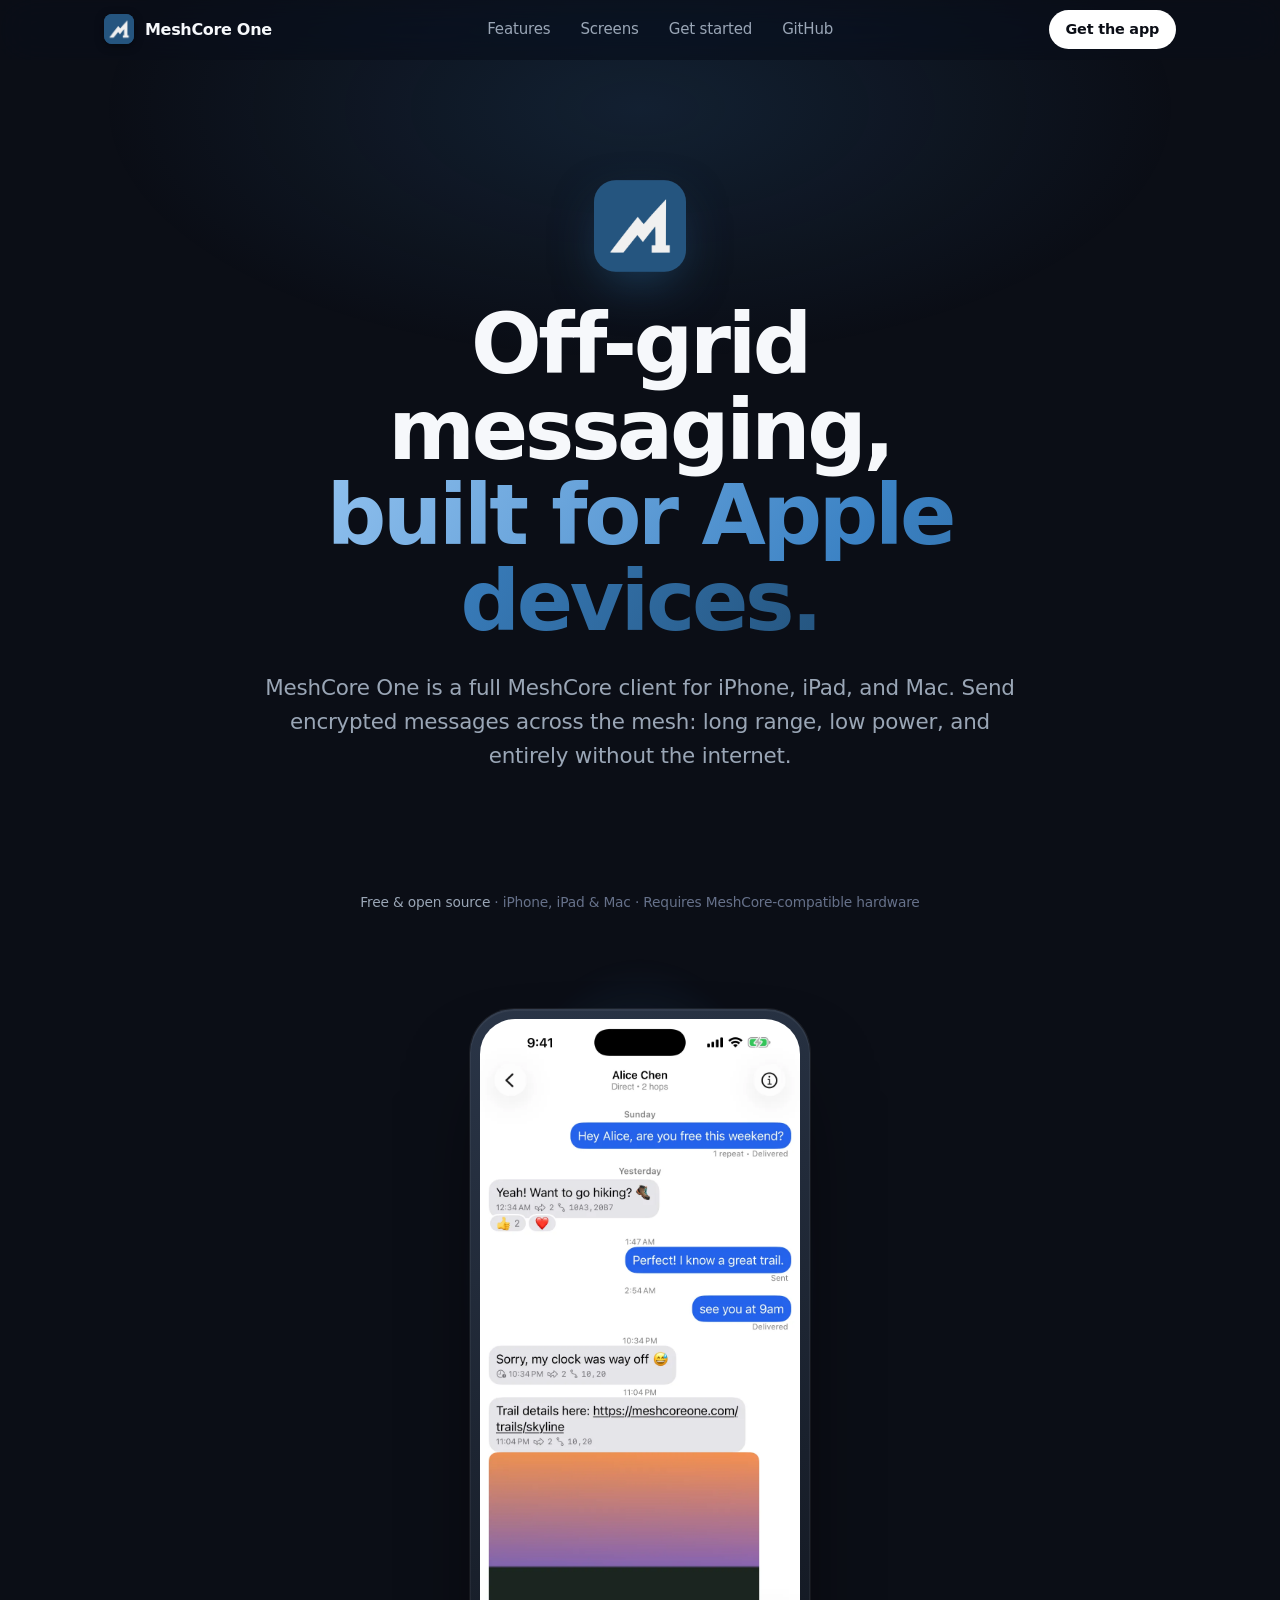
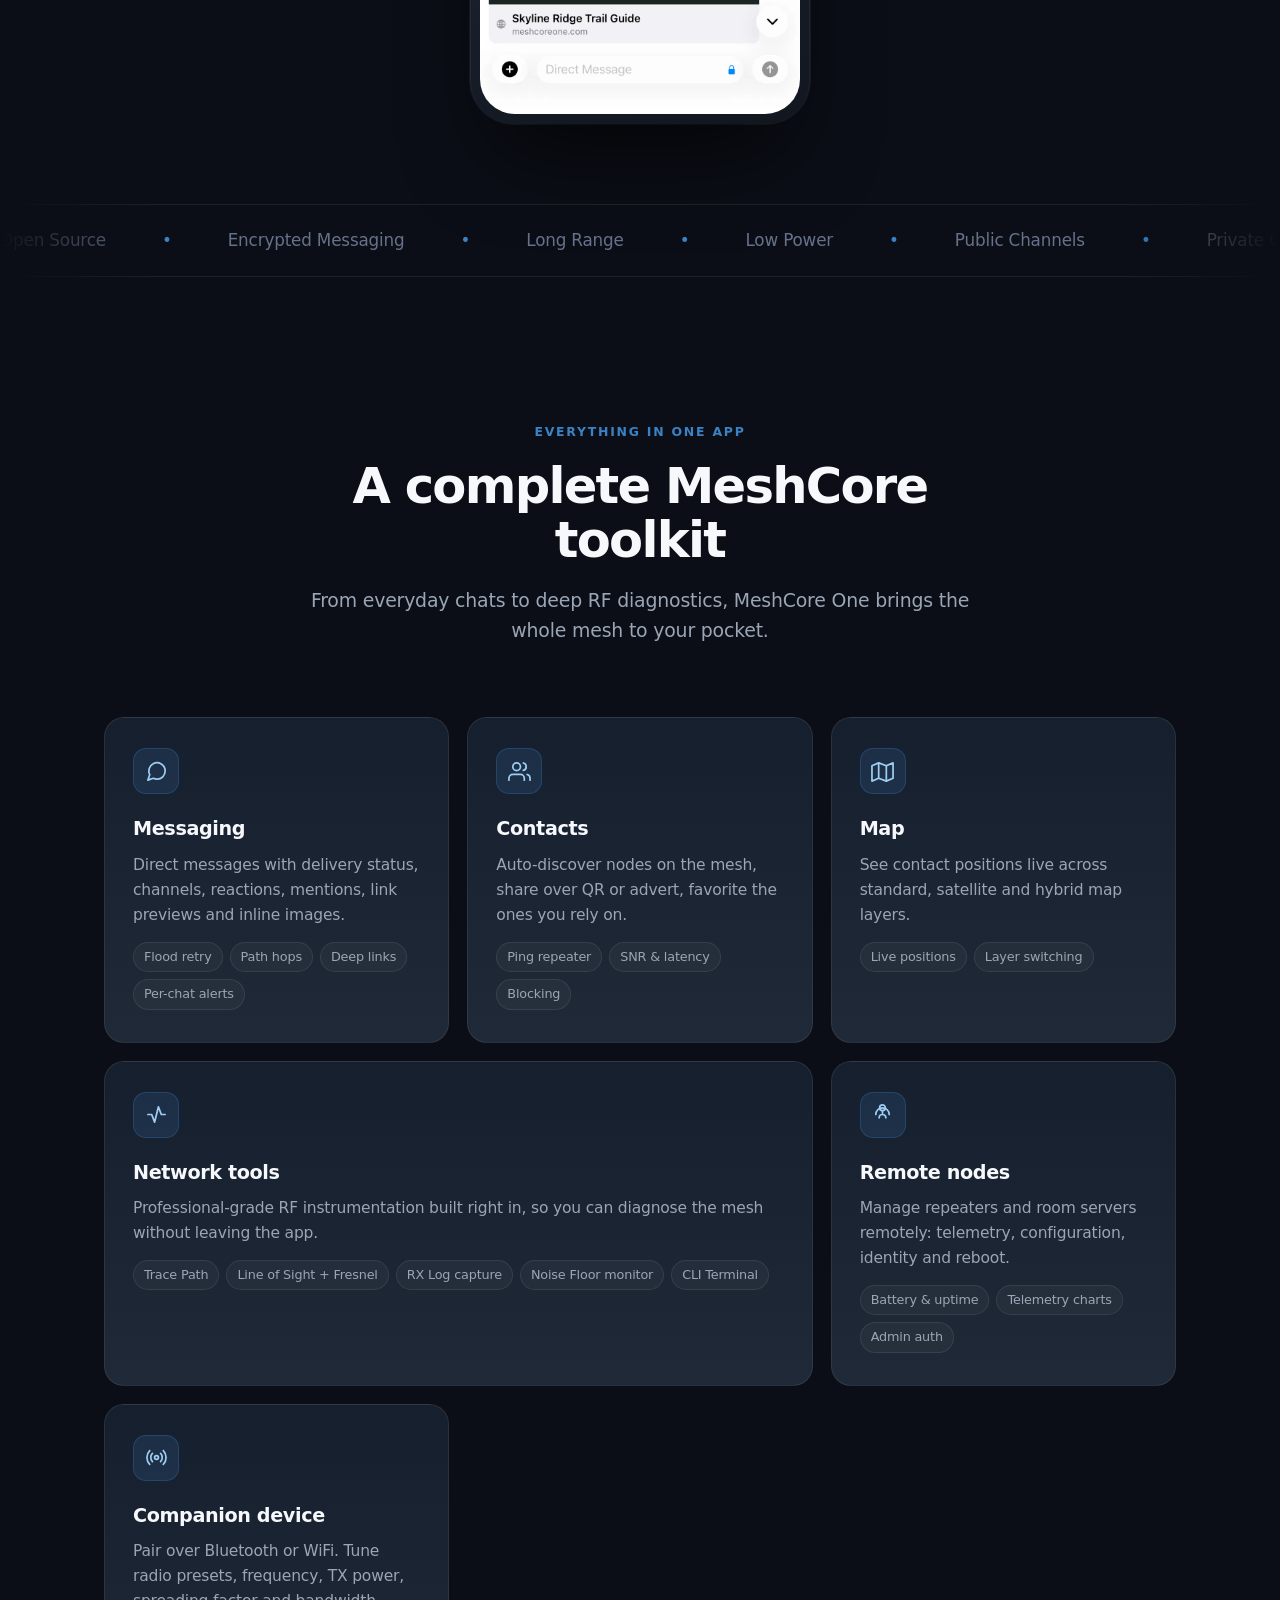
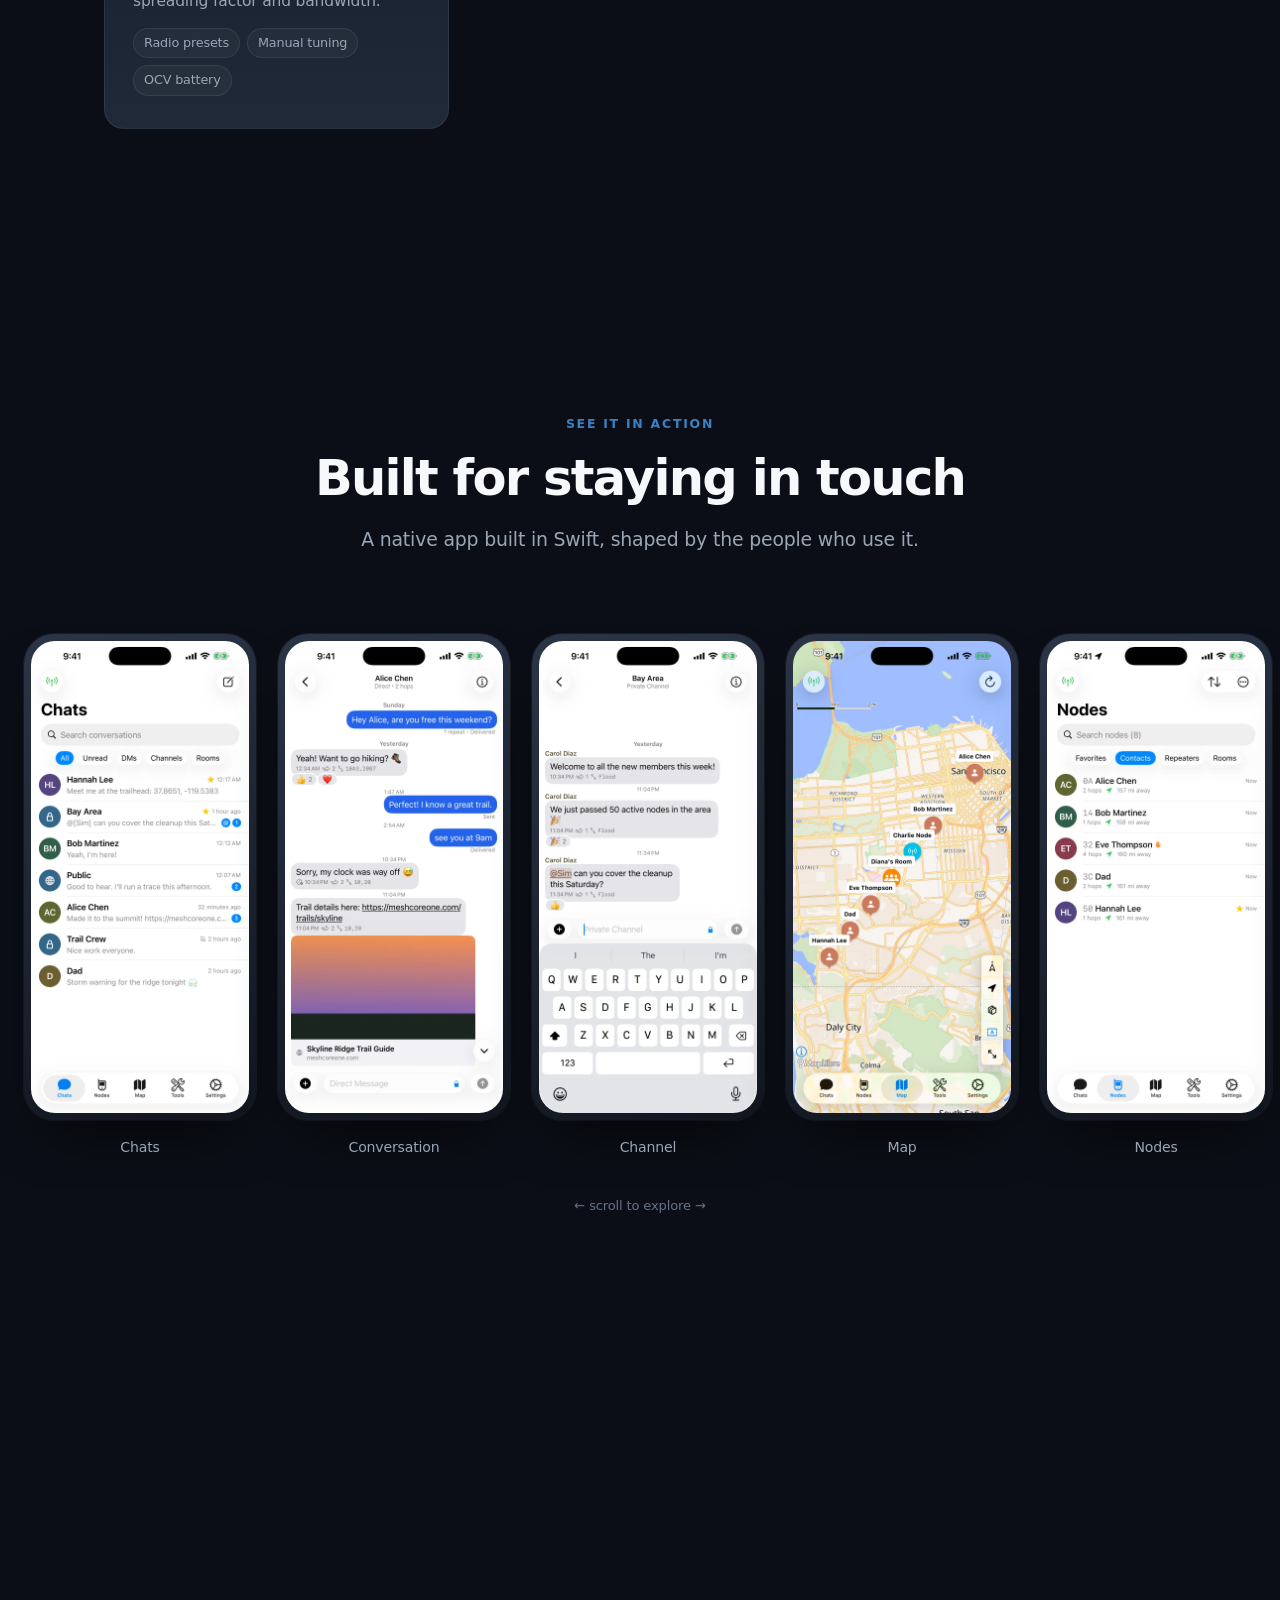
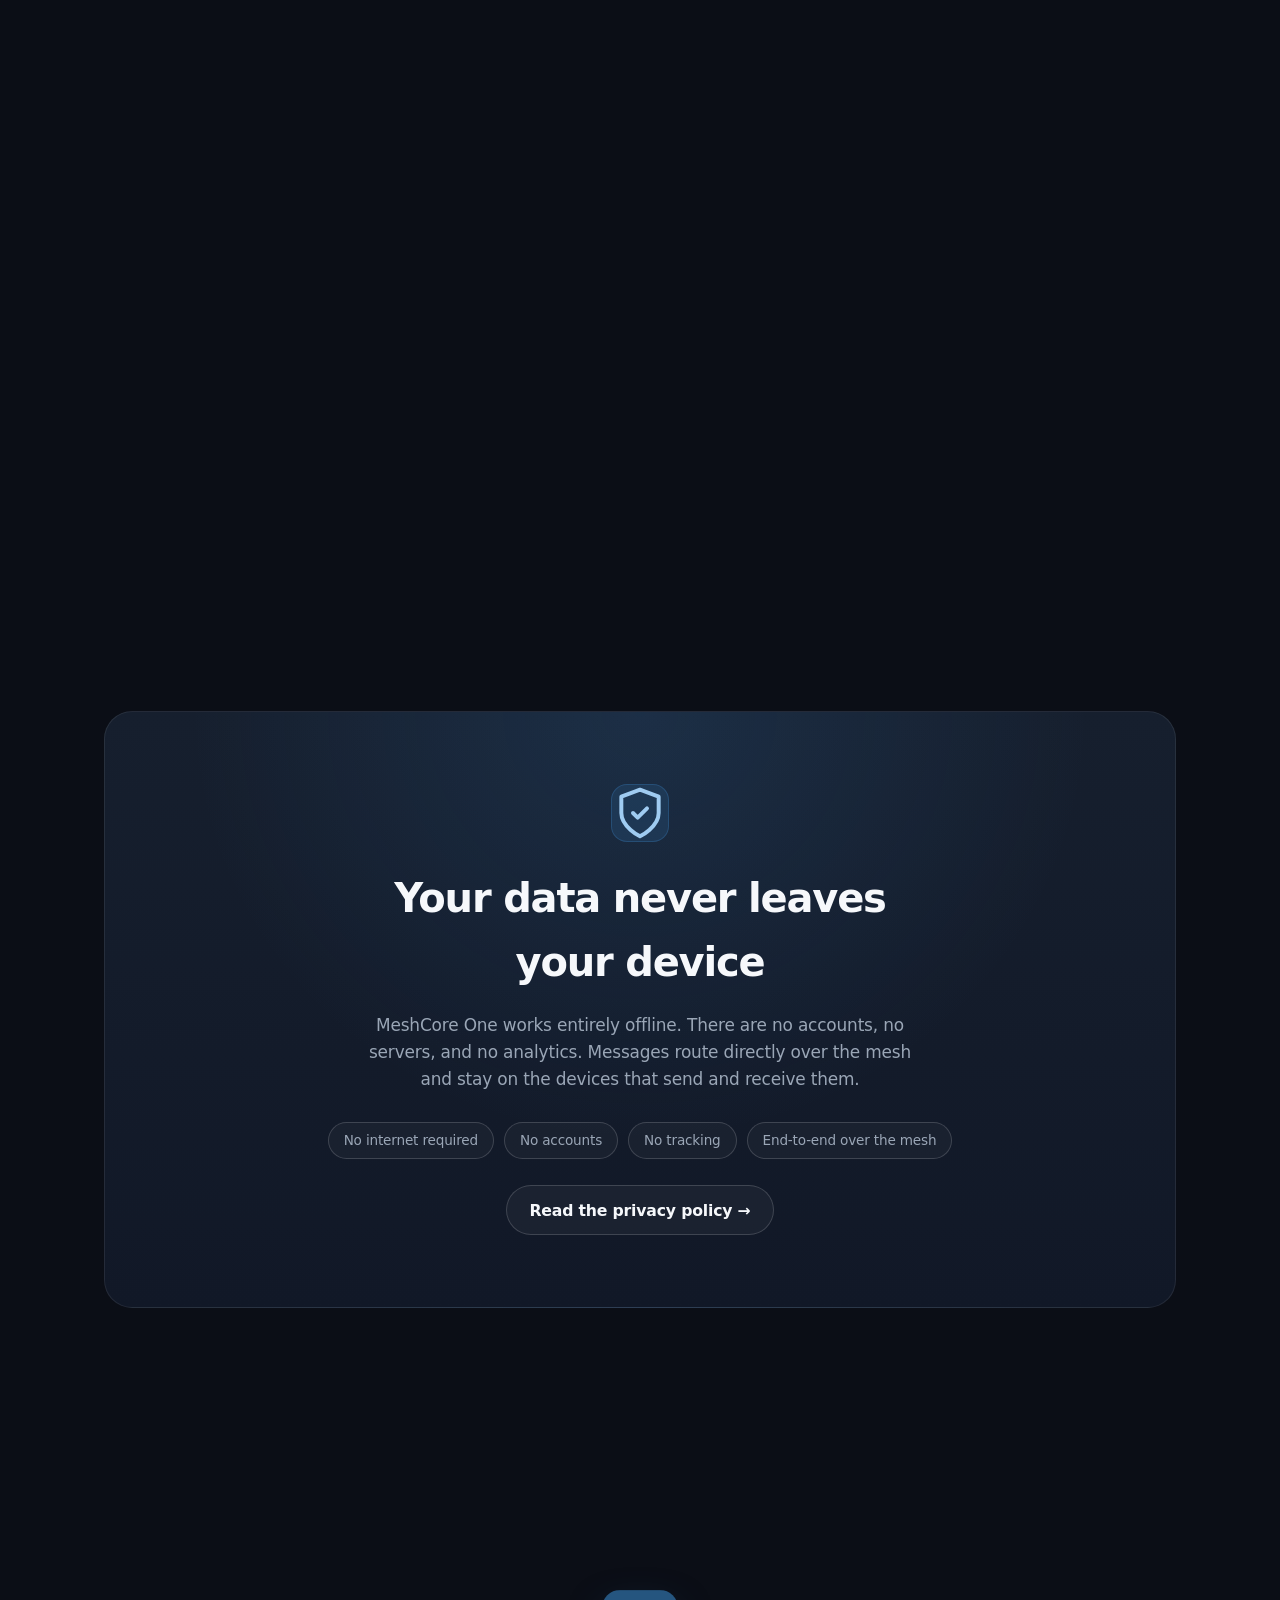
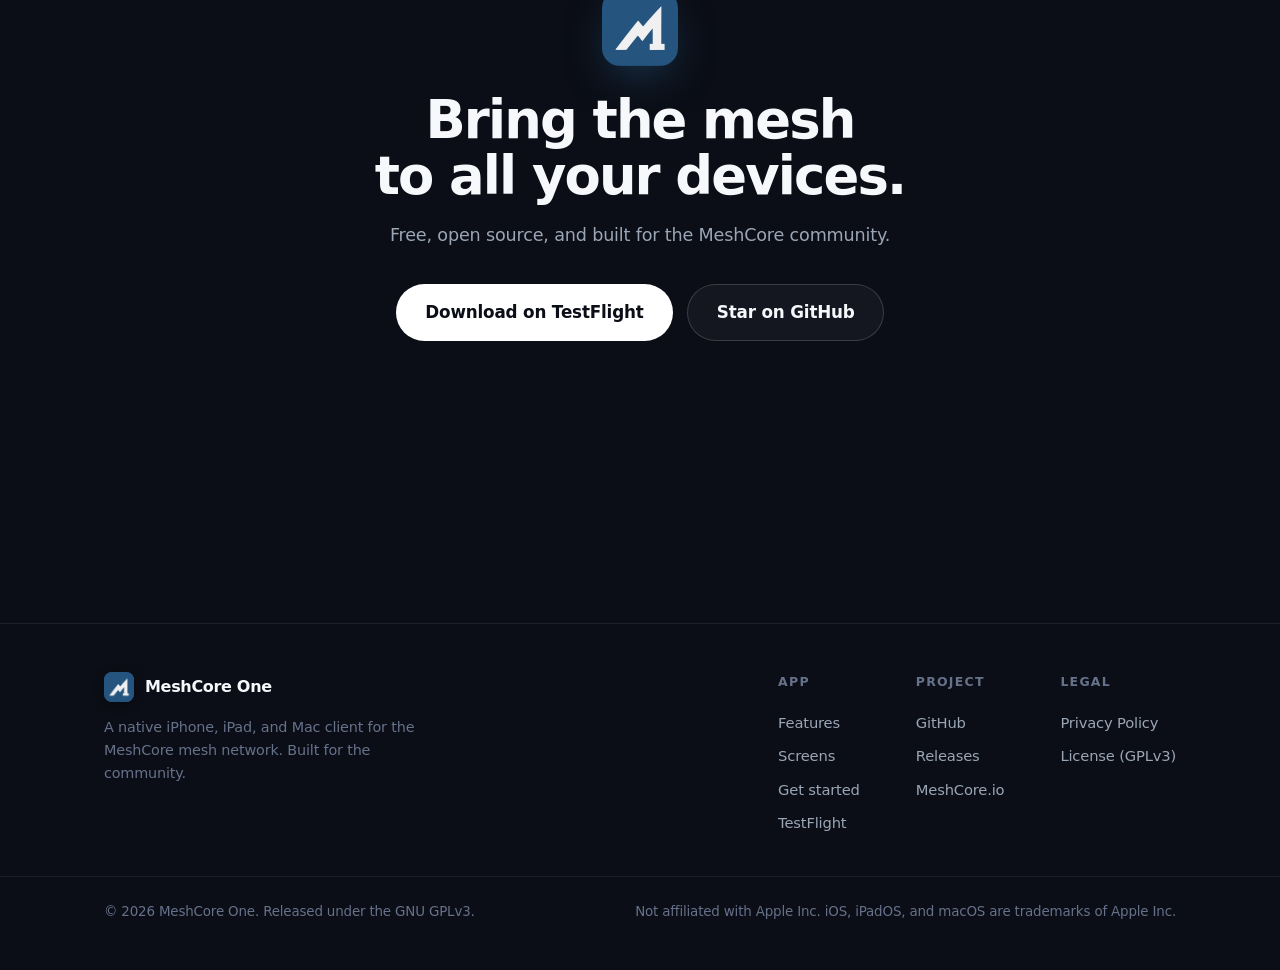
<file: index.html>
<!DOCTYPE html>
<html lang="en">
<head>
  <meta charset="UTF-8" />
  <meta name="viewport" content="width=device-width, initial-scale=1.0" />
  <title>MeshCore One: off-grid messaging for iPhone, iPad &amp; Mac</title>
  <meta name="description" content="MeshCore One (MC1) is a native client for the MeshCore network on iPhone, iPad, and Mac. Encrypted, long-range, off-grid messaging. No internet, no accounts, no tracking." />
  <meta name="theme-color" content="#0b0e16" />

  <!-- Social -->
  <meta property="og:type" content="website" />
  <meta property="og:title" content="MeshCore One: off-grid messaging for iPhone, iPad & Mac" />
  <meta property="og:description" content="A native iPhone, iPad, and Mac client for the MeshCore mesh network. Encrypted, long-range, off-grid. No internet required." />
  <meta property="og:image" content="assets/icon-rounded.png" />
  <meta name="twitter:card" content="summary" />

  <!-- Icons -->
  <link rel="icon" type="image/png" sizes="32x32" href="assets/favicon-32.png" />
  <link rel="apple-touch-icon" href="assets/apple-touch-icon.png" />

  <!-- Inter (SIL OFL) as the non-Apple fallback, self-hosted via @font-face in styles.css;
       Apple devices render native SF Pro from the system stack. No third-party font requests. -->
  <link rel="stylesheet" href="styles.css" />
</head>
<body>
  <canvas id="mesh-canvas" aria-hidden="true"></canvas>

  <!-- ===================== NAV ===================== -->
  <nav class="nav" id="nav">
    <div class="wrap">
      <a class="brand" href="index.html" aria-label="MeshCore One home">
        <span class="mark"><img src="assets/icon-rounded.png" alt="" /></span>
        <span>MeshCore One</span>
      </a>
      <div class="nav-links">
        <a class="link" href="#features">Features</a>
        <a class="link" href="#screens">Screens</a>
        <a class="link" href="#start">Get started</a>
        <a class="link" href="https://github.com/Avi0n/MeshCoreOne" target="_blank" rel="noopener">GitHub</a>
      </div>
      <div class="nav-cta">
        <a class="btn btn-primary" href="https://testflight.apple.com/join/YjGNDTaE" target="_blank" rel="noopener">Get the app</a>
      </div>
    </div>
  </nav>

  <!-- ===================== HERO ===================== -->
  <header class="hero">
    <div class="wrap">
      <img class="app-icon reveal" src="assets/icon-rounded.png" alt="MeshCore One app icon" width="92" height="92" />
      <h1 class="reveal d1">Off-grid messaging,<br /><span class="accent">built for Apple devices.</span></h1>
      <p class="sub reveal d2">MeshCore One is a full MeshCore client for iPhone, iPad, and Mac. Send encrypted messages across the mesh: long range, low power, and entirely without the internet.</p>
      <div class="actions reveal d3">
        <a class="btn btn-primary btn-lg" href="https://testflight.apple.com/join/YjGNDTaE" target="_blank" rel="noopener">
          <svg viewBox="0 0 24 24" fill="currentColor" aria-hidden="true"><path d="M17.05 12.04c-.02-2.07 1.69-3.06 1.77-3.11-.96-1.41-2.46-1.6-2.99-1.62-1.27-.13-2.49.75-3.13.75-.65 0-1.65-.73-2.71-.71-1.39.02-2.68.81-3.4 2.05-1.45 2.52-.37 6.25 1.04 8.3.69 1 1.51 2.13 2.58 2.09 1.04-.04 1.43-.67 2.69-.67 1.25 0 1.6.67 2.7.65 1.12-.02 1.82-1.02 2.5-2.03.79-1.16 1.11-2.28 1.13-2.34-.02-.01-2.17-.83-2.19-3.3zM15 6.06c.57-.69.96-1.65.85-2.61-.83.03-1.83.55-2.42 1.24-.53.61-.99 1.59-.87 2.53.93.07 1.87-.47 2.44-1.16z"/></svg>
          Download on TestFlight
        </a>
        <a class="btn btn-ghost btn-lg" href="https://github.com/Avi0n/MeshCoreOne" target="_blank" rel="noopener">
          <svg viewBox="0 0 24 24" fill="currentColor" aria-hidden="true"><path d="M12 2C6.48 2 2 6.58 2 12.25c0 4.53 2.87 8.37 6.84 9.73.5.1.68-.22.68-.49 0-.24-.01-.88-.01-1.73-2.78.62-3.37-1.37-3.37-1.37-.45-1.18-1.11-1.5-1.11-1.5-.91-.64.07-.62.07-.62 1 .07 1.53 1.06 1.53 1.06.89 1.57 2.34 1.12 2.91.85.09-.66.35-1.12.63-1.38-2.22-.26-4.56-1.14-4.56-5.07 0-1.12.39-2.03 1.03-2.75-.1-.26-.45-1.3.1-2.71 0 0 .84-.28 2.75 1.05A9.36 9.36 0 0 1 12 6.84c.85 0 1.71.12 2.51.34 1.91-1.33 2.75-1.05 2.75-1.05.55 1.41.2 2.45.1 2.71.64.72 1.03 1.63 1.03 2.75 0 3.94-2.34 4.81-4.57 5.06.36.32.68.94.68 1.9 0 1.37-.01 2.48-.01 2.82 0 .27.18.6.69.49A10.02 10.02 0 0 0 22 12.25C22 6.58 17.52 2 12 2z"/></svg>
          View source
        </a>
      </div>
      <p class="meta reveal d4"><strong>Free &amp; open source</strong> · iPhone, iPad &amp; Mac · Requires MeshCore-compatible hardware</p>
    </div>

    <div class="hero-stage reveal d3">
      <div class="phone">
        <img src="assets/shots/02-conversation.webp" alt="MeshCore One conversation screen on iPhone" loading="eager" />
      </div>
    </div>
  </header>

  <!-- ===================== MARQUEE ===================== -->
  <div class="marquee" aria-hidden="true">
    <div class="marquee-track">
      <span>Open Source</span><span>Encrypted Messaging</span><span>Long Range</span><span>Low Power</span><span>Public Channels</span><span>Private Channels</span><span>Room Servers</span><span>No Internet Required</span>
      <span>Open Source</span><span>Encrypted Messaging</span><span>Long Range</span><span>Low Power</span><span>Public Channels</span><span>Private Channels</span><span>Room Servers</span><span>No Internet Required</span>
    </div>
  </div>

  <!-- ===================== FEATURES ===================== -->
  <section class="section" id="features">
    <div class="wrap">
      <div class="section-head reveal">
        <span class="eyebrow">Everything in one app</span>
        <h2>A complete MeshCore toolkit</h2>
        <p>From everyday chats to deep RF diagnostics, MeshCore One brings the whole mesh to your pocket.</p>
      </div>

      <div class="feature-grid">
        <article class="card reveal">
          <div class="ico"><svg viewBox="0 0 24 24" fill="none" stroke="currentColor" stroke-width="1.8" stroke-linecap="round" stroke-linejoin="round"><path d="M21 11.5a8.38 8.38 0 0 1-8.5 8.5 8.5 8.5 0 0 1-3.8-.9L3 21l1.9-5.7a8.5 8.5 0 0 1 3.6-11.3 8.38 8.38 0 0 1 12.5 7.5z"/></svg></div>
          <h3>Messaging</h3>
          <p>Direct messages with delivery status, channels, reactions, mentions, link previews and inline images.</p>
          <ul><li>Flood retry</li><li>Path hops</li><li>Deep links</li><li>Per-chat alerts</li></ul>
        </article>

        <article class="card reveal d1">
          <div class="ico"><svg viewBox="0 0 24 24" fill="none" stroke="currentColor" stroke-width="1.8" stroke-linecap="round" stroke-linejoin="round"><path d="M17 21v-2a4 4 0 0 0-4-4H5a4 4 0 0 0-4 4v2"/><circle cx="9" cy="7" r="4"/><path d="M23 21v-2a4 4 0 0 0-3-3.87M16 3.13a4 4 0 0 1 0 7.75"/></svg></div>
          <h3>Contacts</h3>
          <p>Auto-discover nodes on the mesh, share over QR or advert, favorite the ones you rely on.</p>
          <ul><li>Ping repeater</li><li>SNR &amp; latency</li><li>Blocking</li></ul>
        </article>

        <article class="card reveal d2">
          <div class="ico"><svg viewBox="0 0 24 24" fill="none" stroke="currentColor" stroke-width="1.8" stroke-linecap="round" stroke-linejoin="round"><path d="M1 6v16l7-3 8 3 7-3V3l-7 3-8-3-7 3z"/><path d="M8 3v16M16 6v16"/></svg></div>
          <h3>Map</h3>
          <p>See contact positions live across standard, satellite and hybrid map layers.</p>
          <ul><li>Live positions</li><li>Layer switching</li></ul>
        </article>

        <article class="card wide reveal">
          <div class="ico"><svg viewBox="0 0 24 24" fill="none" stroke="currentColor" stroke-width="1.8" stroke-linecap="round" stroke-linejoin="round"><path d="M3 12h4l3 8 4-16 3 8h4"/></svg></div>
          <h3>Network tools</h3>
          <p>Professional-grade RF instrumentation built right in, so you can diagnose the mesh without leaving the app.</p>
          <ul><li>Trace Path</li><li>Line of Sight + Fresnel</li><li>RX Log capture</li><li>Noise Floor monitor</li><li>CLI Terminal</li></ul>
        </article>

        <article class="card reveal d1">
          <div class="ico"><svg viewBox="0 0 24 24" fill="none" stroke="currentColor" stroke-width="1.8" stroke-linecap="round" stroke-linejoin="round"><path d="M12 2a3 3 0 0 0-3 3v0a3 3 0 0 0 6 0v0a3 3 0 0 0-3-3z"/><path d="M12 8v4M5 12a7 7 0 0 1 14 0M8.5 15.5a3.5 3.5 0 0 1 7 0"/></svg></div>
          <h3>Remote nodes</h3>
          <p>Manage repeaters and room servers remotely: telemetry, configuration, identity and reboot.</p>
          <ul><li>Battery &amp; uptime</li><li>Telemetry charts</li><li>Admin auth</li></ul>
        </article>

        <article class="card reveal d2">
          <div class="ico"><svg viewBox="0 0 24 24" fill="none" stroke="currentColor" stroke-width="1.8" stroke-linecap="round" stroke-linejoin="round"><path d="M4.93 4.93a10 10 0 0 0 0 14.14M19.07 4.93a10 10 0 0 1 0 14.14M7.76 7.76a6 6 0 0 0 0 8.48M16.24 7.76a6 6 0 0 1 0 8.48"/><circle cx="12" cy="12" r="2"/></svg></div>
          <h3>Companion device</h3>
          <p>Pair over Bluetooth or WiFi. Tune radio presets, frequency, TX power, spreading factor and bandwidth.</p>
          <ul><li>Radio presets</li><li>Manual tuning</li><li>OCV battery</li></ul>
        </article>
      </div>
    </div>
  </section>

  <!-- ===================== SHOWCASE ===================== -->
  <section class="section showcase" id="screens">
    <div class="wrap">
      <div class="section-head reveal">
        <span class="eyebrow">See it in action</span>
        <h2>Built for staying in touch</h2>
        <p>A native app built in Swift, shaped by the people who use it.</p>
      </div>
    </div>
    <div class="shots reveal d1">
      <figure class="shot"><div class="frame"><img src="assets/shots/01-chats.webp" alt="Chats list" loading="lazy" /></div><figcaption class="label">Chats</figcaption></figure>
      <figure class="shot"><div class="frame"><img src="assets/shots/02-conversation.webp" alt="Conversation view" loading="lazy" /></div><figcaption class="label">Conversation</figcaption></figure>
      <figure class="shot"><div class="frame"><img src="assets/shots/03-channel.webp" alt="Channel view" loading="lazy" /></div><figcaption class="label">Channel</figcaption></figure>
      <figure class="shot"><div class="frame"><img src="assets/shots/04-map.webp" alt="Map view" loading="lazy" /></div><figcaption class="label">Map</figcaption></figure>
      <figure class="shot"><div class="frame"><img src="assets/shots/05-nodes.webp" alt="Nodes list" loading="lazy" /></div><figcaption class="label">Nodes</figcaption></figure>
      <figure class="shot"><div class="frame"><img src="assets/shots/06-line-of-sight.webp" alt="Line of Sight" loading="lazy" /></div><figcaption class="label">Line of Sight</figcaption></figure>
      <figure class="shot"><div class="frame"><img src="assets/shots/07-los-analysis.webp" alt="Line of Sight analysis" loading="lazy" /></div><figcaption class="label">LoS Analysis</figcaption></figure>
    </div>
    <p class="shots-hint" aria-hidden="true">← scroll to explore →</p>
  </section>

  <!-- ===================== GET STARTED ===================== -->
  <section class="section" id="start">
    <div class="wrap">
      <div class="section-head reveal">
        <span class="eyebrow">Three steps</span>
        <h2>How to get started</h2>
        <p>You'll need a MeshCore-compatible node and an iPhone or iPad running iOS 18 or later, or an Apple Silicon Mac.</p>
      </div>
      <div class="steps">
        <div class="step reveal"><div class="num"></div><h3>Get a node</h3><p>Pick up any MeshCore-compatible board, such as a Heltec V3 or RAK WisMesh Tag, and flash the MeshCore firmware on the official <a href="https://flasher.meshcore.io" target="_blank" rel="noopener">MeshCore flasher</a>.</p></div>
        <div class="step reveal d1"><div class="num"></div><h3>Install the app</h3><p>Join the beta on <a href="https://testflight.apple.com/join/YjGNDTaE" target="_blank" rel="noopener">TestFlight</a>, or sideload an unsigned IPA from <a href="https://github.com/Avi0n/MeshCoreOne/releases" target="_blank" rel="noopener">GitHub Releases</a>.</p></div>
        <div class="step reveal d2"><div class="num"></div><h3>Pair &amp; connect</h3><p>Pair your node over Bluetooth or WiFi, choose a radio preset, and start messaging across the mesh.</p></div>
      </div>
    </div>
  </section>

  <!-- ===================== PRIVACY CALLOUT ===================== -->
  <section class="section">
    <div class="wrap">
      <div class="callout reveal">
        <div class="ico"><svg viewBox="0 0 24 24" fill="none" stroke="currentColor" stroke-width="1.7" stroke-linecap="round" stroke-linejoin="round"><path d="M12 22s8-4 8-10V5l-8-3-8 3v7c0 6 8 10 8 10z"/><path d="m9 12 2 2 4-4"/></svg></div>
        <h2>Your data never leaves your device</h2>
        <p>MeshCore One works entirely offline. There are no accounts, no servers, and no analytics. Messages route directly over the mesh and stay on the devices that send and receive them.</p>
        <div class="pills">
          <span>No internet required</span>
          <span>No accounts</span>
          <span>No tracking</span>
          <span>End-to-end over the mesh</span>
        </div>
        <p style="margin-top:26px"><a class="btn btn-ghost" href="privacy.html">Read the privacy policy →</a></p>
      </div>
    </div>
  </section>

  <!-- ===================== FINAL CTA ===================== -->
  <section class="section cta-final">
    <div class="wrap">
      <img class="app-icon reveal" src="assets/icon-rounded.png" alt="MeshCore One app icon" width="76" height="76" />
      <h2 class="reveal d1">Bring the mesh<br />to all your devices.</h2>
      <p class="reveal d2">Free, open source, and built for the MeshCore community.</p>
      <div class="actions reveal d3">
        <a class="btn btn-primary btn-lg" href="https://testflight.apple.com/join/YjGNDTaE" target="_blank" rel="noopener">Download on TestFlight</a>
        <a class="btn btn-ghost btn-lg" href="https://github.com/Avi0n/MeshCoreOne" target="_blank" rel="noopener">Star on GitHub</a>
      </div>
    </div>
  </section>

  <!-- ===================== FOOTER ===================== -->
  <footer class="footer">
    <div class="wrap">
      <div>
        <a class="brand" href="index.html">
          <span class="mark"><img src="assets/icon-rounded.png" alt="" /></span>
          <span>MeshCore One</span>
        </a>
        <p class="tag">A native iPhone, iPad, and Mac client for the MeshCore mesh network. Built for the community.</p>
      </div>
      <div class="footer-cols">
        <div class="footer-col">
          <h4>App</h4>
          <a href="#features">Features</a>
          <a href="#screens">Screens</a>
          <a href="#start">Get started</a>
          <a href="https://testflight.apple.com/join/YjGNDTaE" target="_blank" rel="noopener">TestFlight</a>
        </div>
        <div class="footer-col">
          <h4>Project</h4>
          <a href="https://github.com/Avi0n/MeshCoreOne" target="_blank" rel="noopener">GitHub</a>
          <a href="https://github.com/Avi0n/MeshCoreOne/releases" target="_blank" rel="noopener">Releases</a>
          <a href="https://meshcore.io" target="_blank" rel="noopener">MeshCore.io</a>
        </div>
        <div class="footer-col">
          <h4>Legal</h4>
          <a href="privacy.html">Privacy Policy</a>
          <a href="https://github.com/Avi0n/MeshCoreOne/blob/main/LICENSE" target="_blank" rel="noopener">License (GPLv3)</a>
        </div>
      </div>
    </div>
    <div class="footer-bottom">
      <div class="wrap">
        <p>© 2026 MeshCore One. Released under the GNU GPLv3.</p>
        <p>Not affiliated with Apple Inc. iOS, iPadOS, and macOS are trademarks of Apple Inc.</p>
      </div>
    </div>
  </footer>

  <script src="main.js"></script>
</body>
</html>
</file>
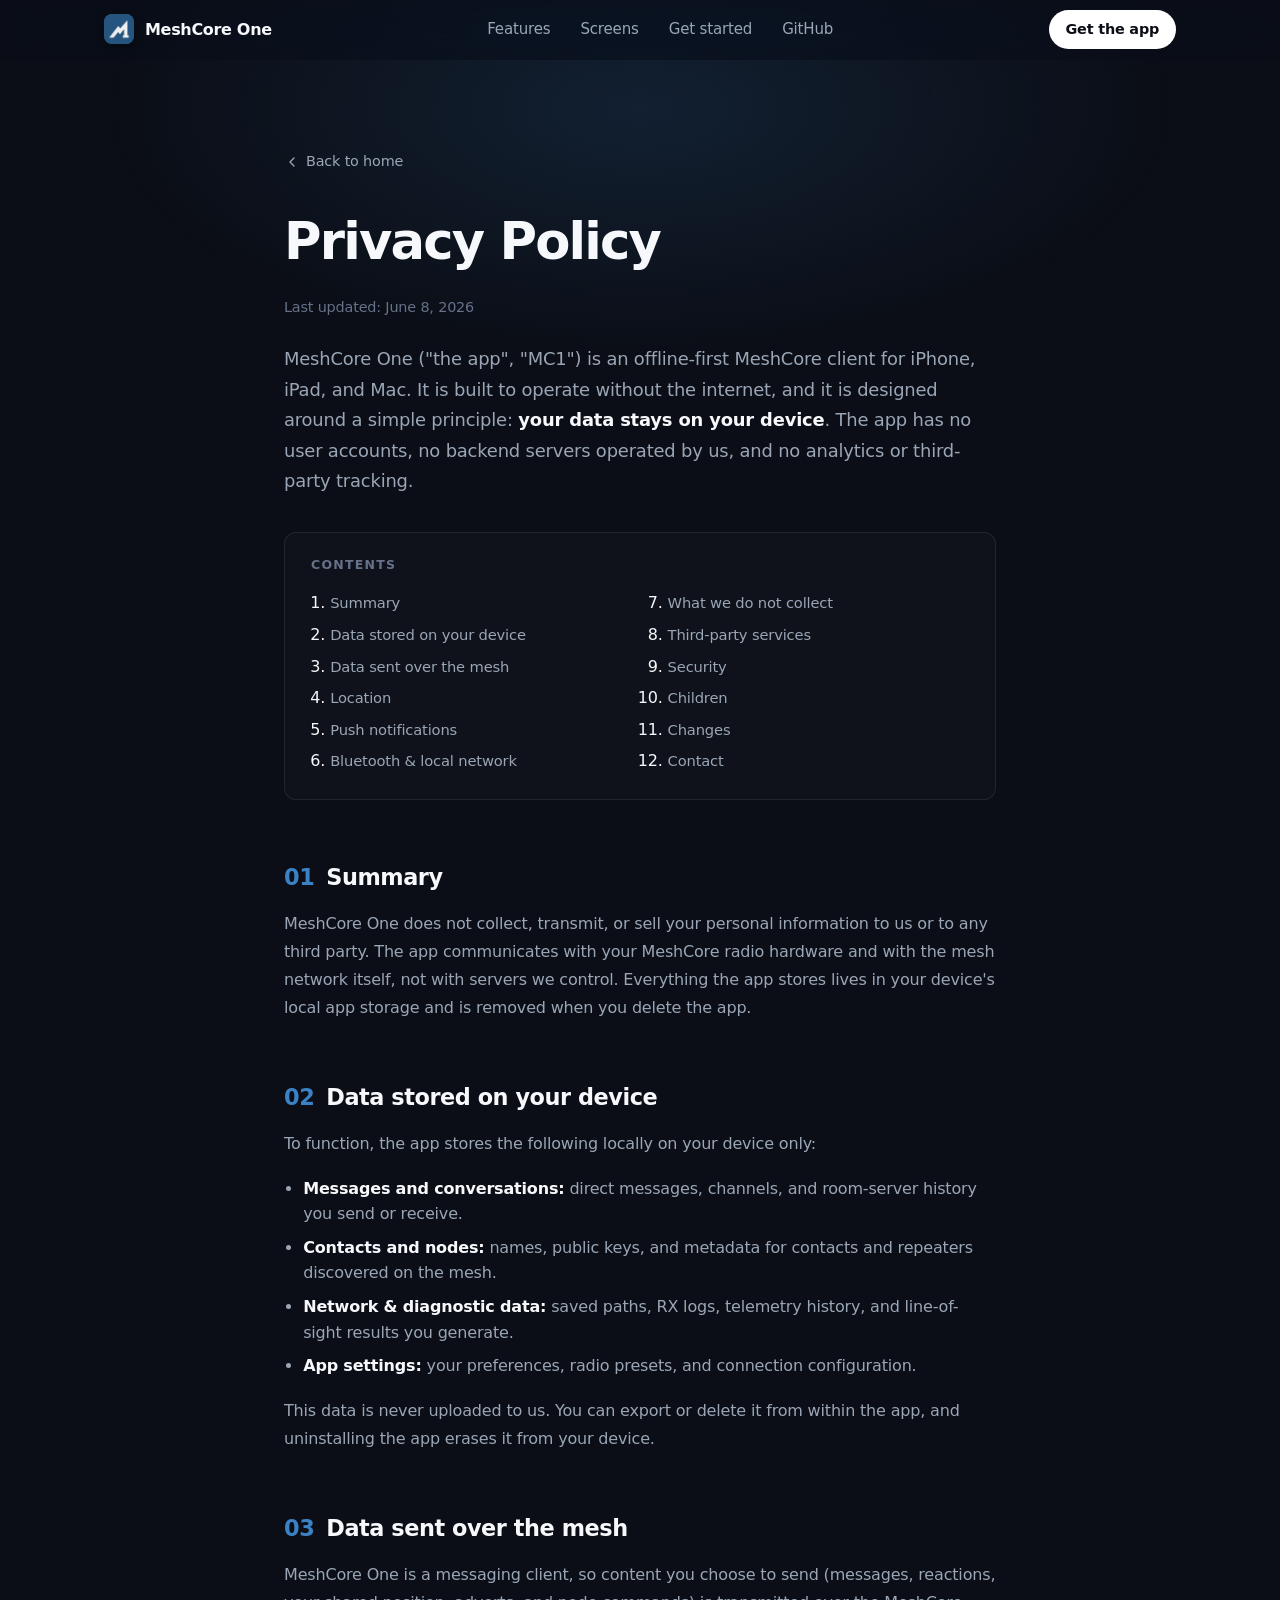
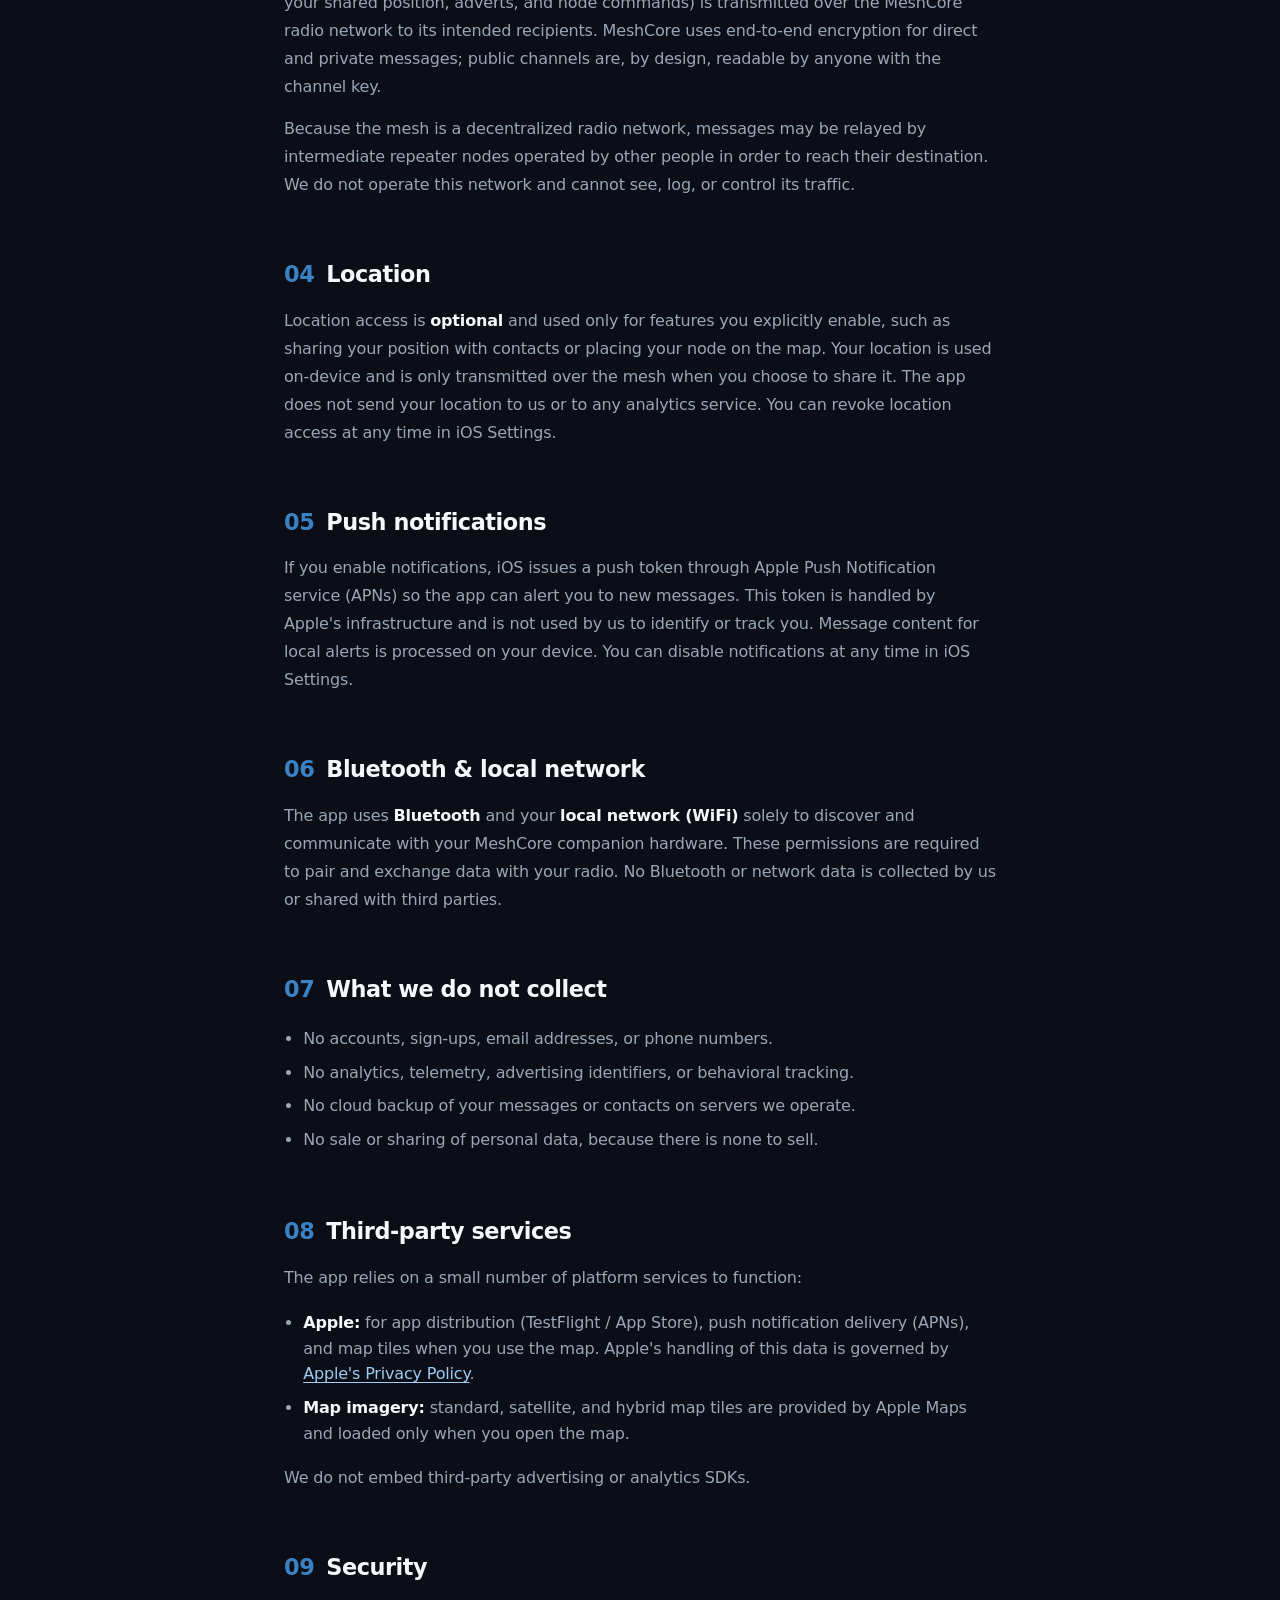
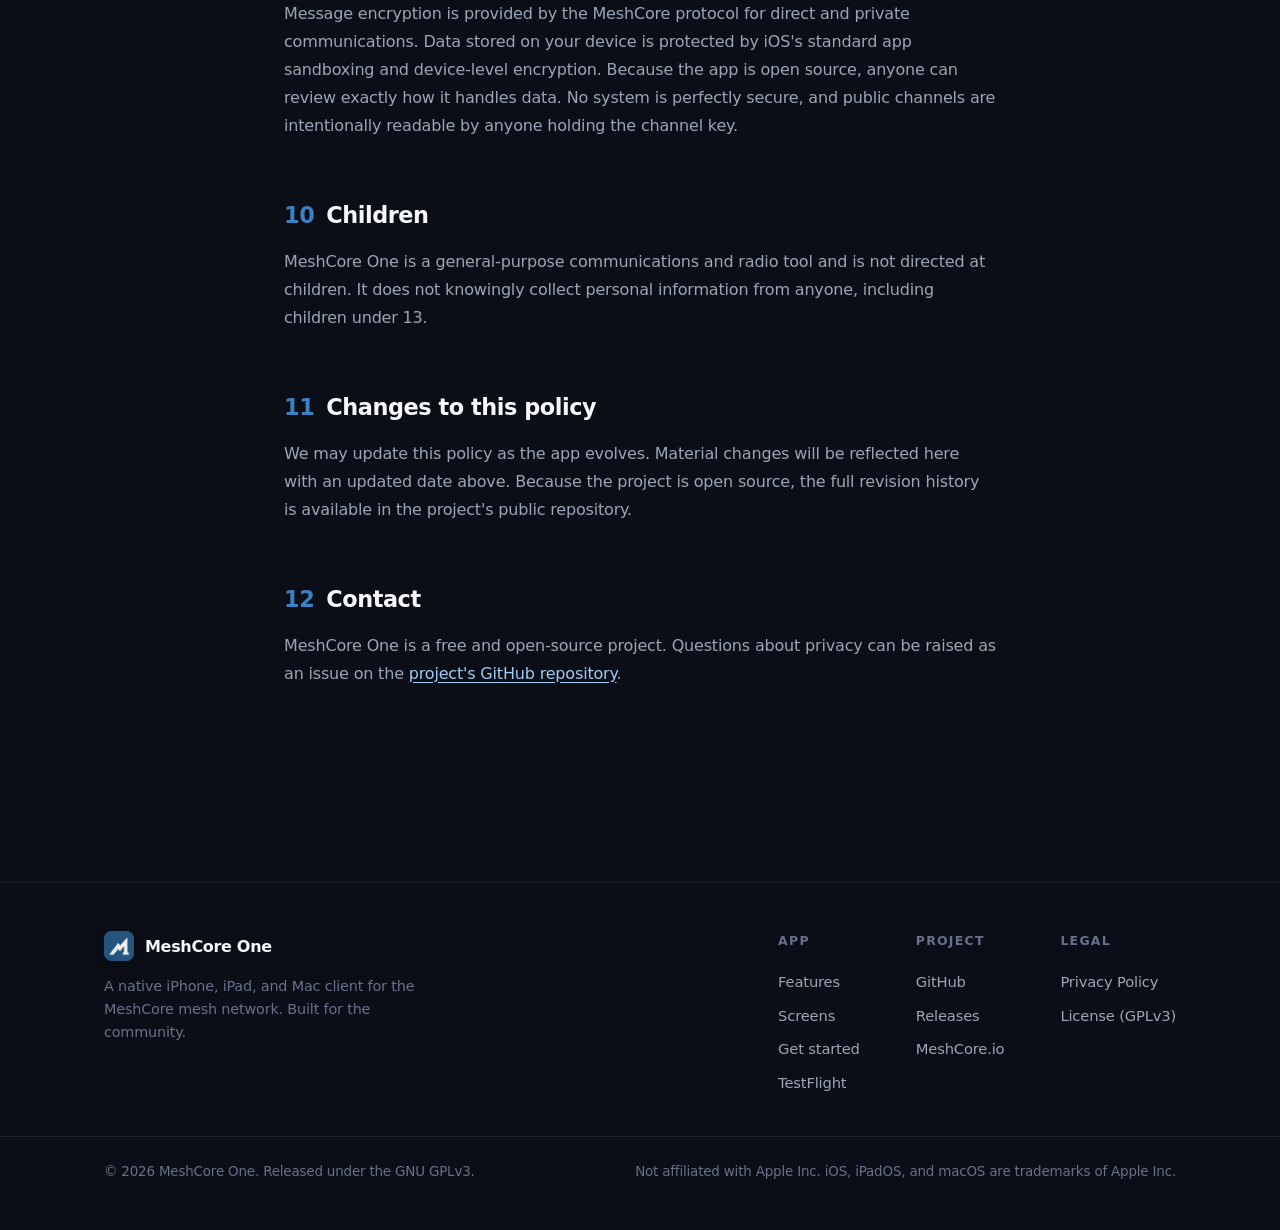
<file: privacy.html>
<!DOCTYPE html>
<html lang="en">
<head>
  <meta charset="UTF-8" />
  <meta name="viewport" content="width=device-width, initial-scale=1.0" />
  <title>Privacy Policy | MeshCore One</title>
  <meta name="description" content="The MeshCore One privacy policy. The app works offline with no accounts, no analytics, and no third-party tracking. Your data stays on your device." />
  <meta name="theme-color" content="#0b0e16" />

  <link rel="icon" type="image/png" sizes="32x32" href="assets/favicon-32.png" />
  <link rel="apple-touch-icon" href="assets/apple-touch-icon.png" />

  <!-- Inter self-hosted via @font-face in styles.css; no third-party font requests. -->
  <link rel="stylesheet" href="styles.css" />
</head>
<body>
  <canvas id="mesh-canvas" aria-hidden="true"></canvas>

  <!-- ===================== NAV ===================== -->
  <nav class="nav" id="nav">
    <div class="wrap">
      <a class="brand" href="index.html" aria-label="MeshCore One home">
        <span class="mark"><img src="assets/icon-rounded.png" alt="" /></span>
        <span>MeshCore One</span>
      </a>
      <div class="nav-links">
        <a class="link" href="index.html#features">Features</a>
        <a class="link" href="index.html#screens">Screens</a>
        <a class="link" href="index.html#start">Get started</a>
        <a class="link" href="https://github.com/Avi0n/MeshCoreOne" target="_blank" rel="noopener">GitHub</a>
      </div>
      <div class="nav-cta">
        <a class="btn btn-primary" href="https://testflight.apple.com/join/YjGNDTaE" target="_blank" rel="noopener">Get the app</a>
      </div>
    </div>
  </nav>

  <!-- ===================== LEGAL ===================== -->
  <main class="legal">
    <div class="wrap">
      <a class="back" href="index.html">
        <svg viewBox="0 0 24 24" width="16" height="16" fill="none" stroke="currentColor" stroke-width="2" stroke-linecap="round" stroke-linejoin="round" aria-hidden="true"><path d="m15 18-6-6 6-6"/></svg>
        Back to home
      </a>

      <h1 class="reveal">Privacy Policy</h1>
      <p class="updated reveal d1">Last updated: June 8, 2026</p>

      <p class="lede reveal d1">MeshCore One ("the app", "MC1") is an offline-first MeshCore client for iPhone, iPad, and Mac. It is built to operate without the internet, and it is designed around a simple principle: <strong>your data stays on your device</strong>. The app has no user accounts, no backend servers operated by us, and no analytics or third-party tracking.</p>

      <nav class="toc reveal d2" aria-label="Sections">
        <h2>Contents</h2>
        <ol>
          <li><a href="#summary">Summary</a></li>
          <li><a href="#ondevice">Data stored on your device</a></li>
          <li><a href="#mesh">Data sent over the mesh</a></li>
          <li><a href="#location">Location</a></li>
          <li><a href="#notifications">Push notifications</a></li>
          <li><a href="#connectivity">Bluetooth &amp; local network</a></li>
          <li><a href="#nocollect">What we do not collect</a></li>
          <li><a href="#thirdparty">Third-party services</a></li>
          <li><a href="#security">Security</a></li>
          <li><a href="#children">Children</a></li>
          <li><a href="#changes">Changes</a></li>
          <li><a href="#contact">Contact</a></li>
        </ol>
      </nav>

      <article>
        <section id="summary" class="reveal">
          <h2><span class="n">01</span>Summary</h2>
          <p>MeshCore One does not collect, transmit, or sell your personal information to us or to any third party. The app communicates with your MeshCore radio hardware and with the mesh network itself, not with servers we control. Everything the app stores lives in your device's local app storage and is removed when you delete the app.</p>
        </section>

        <section id="ondevice" class="reveal">
          <h2><span class="n">02</span>Data stored on your device</h2>
          <p>To function, the app stores the following locally on your device only:</p>
          <ul>
            <li><strong>Messages and conversations:</strong> direct messages, channels, and room-server history you send or receive.</li>
            <li><strong>Contacts and nodes:</strong> names, public keys, and metadata for contacts and repeaters discovered on the mesh.</li>
            <li><strong>Network &amp; diagnostic data:</strong> saved paths, RX logs, telemetry history, and line-of-sight results you generate.</li>
            <li><strong>App settings:</strong> your preferences, radio presets, and connection configuration.</li>
          </ul>
          <p>This data is never uploaded to us. You can export or delete it from within the app, and uninstalling the app erases it from your device.</p>
        </section>

        <section id="mesh" class="reveal">
          <h2><span class="n">03</span>Data sent over the mesh</h2>
          <p>MeshCore One is a messaging client, so content you choose to send (messages, reactions, your shared position, adverts, and node commands) is transmitted over the MeshCore radio network to its intended recipients. MeshCore uses end-to-end encryption for direct and private messages; public channels are, by design, readable by anyone with the channel key.</p>
          <p>Because the mesh is a decentralized radio network, messages may be relayed by intermediate repeater nodes operated by other people in order to reach their destination. We do not operate this network and cannot see, log, or control its traffic.</p>
        </section>

        <section id="location" class="reveal">
          <h2><span class="n">04</span>Location</h2>
          <p>Location access is <strong>optional</strong> and used only for features you explicitly enable, such as sharing your position with contacts or placing your node on the map. Your location is used on-device and is only transmitted over the mesh when you choose to share it. The app does not send your location to us or to any analytics service. You can revoke location access at any time in iOS Settings.</p>
        </section>

        <section id="notifications" class="reveal">
          <h2><span class="n">05</span>Push notifications</h2>
          <p>If you enable notifications, iOS issues a push token through Apple Push Notification service (APNs) so the app can alert you to new messages. This token is handled by Apple's infrastructure and is not used by us to identify or track you. Message content for local alerts is processed on your device. You can disable notifications at any time in iOS Settings.</p>
        </section>

        <section id="connectivity" class="reveal">
          <h2><span class="n">06</span>Bluetooth &amp; local network</h2>
          <p>The app uses <strong>Bluetooth</strong> and your <strong>local network (WiFi)</strong> solely to discover and communicate with your MeshCore companion hardware. These permissions are required to pair and exchange data with your radio. No Bluetooth or network data is collected by us or shared with third parties.</p>
        </section>

        <section id="nocollect" class="reveal">
          <h2><span class="n">07</span>What we do not collect</h2>
          <ul>
            <li>No accounts, sign-ups, email addresses, or phone numbers.</li>
            <li>No analytics, telemetry, advertising identifiers, or behavioral tracking.</li>
            <li>No cloud backup of your messages or contacts on servers we operate.</li>
            <li>No sale or sharing of personal data, because there is none to sell.</li>
          </ul>
        </section>

        <section id="thirdparty" class="reveal">
          <h2><span class="n">08</span>Third-party services</h2>
          <p>The app relies on a small number of platform services to function:</p>
          <ul>
            <li><strong>Apple:</strong> for app distribution (TestFlight / App Store), push notification delivery (APNs), and map tiles when you use the map. Apple's handling of this data is governed by <a class="inline" href="https://www.apple.com/legal/privacy/" target="_blank" rel="noopener">Apple's Privacy Policy</a>.</li>
            <li><strong>Map imagery:</strong> standard, satellite, and hybrid map tiles are provided by Apple Maps and loaded only when you open the map.</li>
          </ul>
          <p>We do not embed third-party advertising or analytics SDKs.</p>
        </section>

        <section id="security" class="reveal">
          <h2><span class="n">09</span>Security</h2>
          <p>Message encryption is provided by the MeshCore protocol for direct and private communications. Data stored on your device is protected by iOS's standard app sandboxing and device-level encryption. Because the app is open source, anyone can review exactly how it handles data. No system is perfectly secure, and public channels are intentionally readable by anyone holding the channel key.</p>
        </section>

        <section id="children" class="reveal">
          <h2><span class="n">10</span>Children</h2>
          <p>MeshCore One is a general-purpose communications and radio tool and is not directed at children. It does not knowingly collect personal information from anyone, including children under 13.</p>
        </section>

        <section id="changes" class="reveal">
          <h2><span class="n">11</span>Changes to this policy</h2>
          <p>We may update this policy as the app evolves. Material changes will be reflected here with an updated date above. Because the project is open source, the full revision history is available in the project's public repository.</p>
        </section>

        <section id="contact" class="reveal">
          <h2><span class="n">12</span>Contact</h2>
          <p>MeshCore One is a free and open-source project. Questions about privacy can be raised as an issue on the <a class="inline" href="https://github.com/Avi0n/MeshCoreOne/issues" target="_blank" rel="noopener">project's GitHub repository</a>.</p>
        </section>
      </article>
    </div>
  </main>

  <!-- ===================== FOOTER ===================== -->
  <footer class="footer">
    <div class="wrap">
      <div>
        <a class="brand" href="index.html">
          <span class="mark"><img src="assets/icon-rounded.png" alt="" /></span>
          <span>MeshCore One</span>
        </a>
        <p class="tag">A native iPhone, iPad, and Mac client for the MeshCore mesh network. Built for the community.</p>
      </div>
      <div class="footer-cols">
        <div class="footer-col">
          <h4>App</h4>
          <a href="index.html#features">Features</a>
          <a href="index.html#screens">Screens</a>
          <a href="index.html#start">Get started</a>
          <a href="https://testflight.apple.com/join/YjGNDTaE" target="_blank" rel="noopener">TestFlight</a>
        </div>
        <div class="footer-col">
          <h4>Project</h4>
          <a href="https://github.com/Avi0n/MeshCoreOne" target="_blank" rel="noopener">GitHub</a>
          <a href="https://github.com/Avi0n/MeshCoreOne/releases" target="_blank" rel="noopener">Releases</a>
          <a href="https://meshcore.io" target="_blank" rel="noopener">MeshCore.io</a>
        </div>
        <div class="footer-col">
          <h4>Legal</h4>
          <a href="privacy.html">Privacy Policy</a>
          <a href="https://github.com/Avi0n/MeshCoreOne/blob/main/LICENSE" target="_blank" rel="noopener">License (GPLv3)</a>
        </div>
      </div>
    </div>
    <div class="footer-bottom">
      <div class="wrap">
        <p>© 2026 MeshCore One. Released under the GNU GPLv3.</p>
        <p>Not affiliated with Apple Inc. iOS, iPadOS, and macOS are trademarks of Apple Inc.</p>
      </div>
    </div>
  </footer>

  <script src="main.js"></script>
</body>
</html>
</file>
<file: styles.css>
/* =========================================================================
   MeshCore One marketing site
   Aesthetic: Apple product-page composition on the meshcore.io dark palette.
   Fonts: native SF Pro on Apple devices (system stack, no files shipped),
          Inter (SIL OFL) fallback elsewhere — self-hosted, no third-party
          requests (see fonts/InterVariable.woff2, fonts/OFL.txt).
   ========================================================================= */

/* Inter variable font, self-hosted for privacy (no Google Fonts CDN call).
   Single file covers the full 100–900 range, incl. the 450/590 weights used. */
@font-face {
  font-family: "Inter";
  font-style: normal;
  font-weight: 100 900;
  font-display: swap;
  src: url("fonts/InterVariable.woff2") format("woff2");
}

:root {
  /* Surfaces: meshcore.io slate palette, slightly deepened for hero drama */
  --bg:            #0b0e16;
  --bg-2:          #111827;
  --surface:       #161f2e;
  --surface-2:     #1f2937;
  --border:        rgba(255, 255, 255, 0.08);
  --border-strong: rgba(255, 255, 255, 0.16);

  /* Text */
  --text:          #f6f8fb;
  --text-muted:    #9aa6b6;
  --text-faint:    #66718a;

  /* Brand: sampled from the MC1 app icon (#25557f), brightened for glow */
  --brand:         #3b82c4;
  --brand-deep:    #25557f;
  --brand-soft:    rgba(59, 130, 196, 0.16);
  --brand-glow:    rgba(59, 130, 196, 0.45);

  /* Type */
  --font-sans: -apple-system, BlinkMacSystemFont, "SF Pro Display", "SF Pro Text",
               system-ui, "Inter", "Segoe UI", Roboto, Helvetica, Arial, sans-serif;

  /* Rhythm */
  --maxw: 1120px;
  --radius: 20px;
  --radius-sm: 12px;
  --section-y: clamp(72px, 11vw, 150px);
  --nav-h: 60px;
}

/* ----- reset ----- */
*, *::before, *::after { box-sizing: border-box; margin: 0; padding: 0; }

html { scroll-behavior: smooth; -webkit-text-size-adjust: 100%; }

body {
  font-family: var(--font-sans);
  background: var(--bg);
  color: var(--text);
  line-height: 1.6;
  letter-spacing: -0.011em;
  -webkit-font-smoothing: antialiased;
  -moz-osx-font-smoothing: grayscale;
  overflow-x: hidden;
}

img { display: block; max-width: 100%; }
a { color: inherit; text-decoration: none; }

/* Ambient mesh canvas, sits behind everything */
#mesh-canvas {
  position: fixed;
  inset: 0;
  width: 100%;
  height: 100%;
  z-index: -2;
  opacity: 0.5;
  pointer-events: none;
}

/* A soft brand glow anchored to the top of the page */
body::before {
  content: "";
  position: fixed;
  top: -28vh;
  left: 50%;
  transform: translateX(-50%);
  width: 120vw;
  height: 80vh;
  background: radial-gradient(50% 50% at 50% 50%, var(--brand-soft) 0%, transparent 70%);
  z-index: -1;
  pointer-events: none;
}

/* ----- layout helpers ----- */
.wrap { width: 100%; max-width: var(--maxw); margin-inline: auto; padding-inline: 24px; }

.eyebrow {
  display: inline-block;
  font-size: 0.78rem;
  font-weight: 600;
  letter-spacing: 0.14em;
  text-transform: uppercase;
  color: var(--brand);
  margin-bottom: 18px;
}

.section-head { max-width: 680px; margin: 0 auto clamp(40px, 6vw, 72px); text-align: center; }
.section-head h2 {
  font-size: clamp(2rem, 4.2vw, 3.1rem);
  font-weight: 600;
  letter-spacing: -0.035em;
  line-height: 1.08;
}
.section-head p { margin-top: 18px; color: var(--text-muted); font-size: clamp(1.02rem, 1.6vw, 1.18rem); }

/* ----- buttons ----- */
.btn {
  display: inline-flex;
  align-items: center;
  gap: 0.55em;
  font-size: 0.98rem;
  font-weight: 590;
  padding: 0.72em 1.4em;
  border-radius: 980px;
  border: 1px solid transparent;
  cursor: pointer;
  transition: transform 0.18s ease, background 0.2s ease, border-color 0.2s ease, opacity 0.2s ease;
  white-space: nowrap;
}
.btn svg { width: 1.1em; height: 1.1em; }
.btn-primary { background: #fff; color: #0b0e16; }
.btn-primary:hover { transform: translateY(-2px); opacity: 0.92; }
.btn-ghost { background: rgba(255,255,255,0.04); color: var(--text); border-color: var(--border-strong); }
.btn-ghost:hover { transform: translateY(-2px); border-color: rgba(255,255,255,0.3); background: rgba(255,255,255,0.07); }
.btn-lg { font-size: 1.05rem; padding: 0.85em 1.7em; }

/* =========================================================================
   NAV
   ========================================================================= */
.nav {
  position: fixed;
  top: 0; left: 0; right: 0;
  height: var(--nav-h);
  z-index: 100;
  display: flex;
  align-items: center;
  background: rgba(11, 14, 22, 0.6);
  backdrop-filter: saturate(180%) blur(20px);
  -webkit-backdrop-filter: saturate(180%) blur(20px);
  border-bottom: 1px solid transparent;
  transition: border-color 0.3s ease, background 0.3s ease;
}
.nav.scrolled { border-bottom-color: var(--border); background: rgba(11, 14, 22, 0.82); }
.nav .wrap { display: flex; align-items: center; justify-content: space-between; gap: 20px; }

.brand { display: flex; align-items: center; gap: 11px; font-weight: 600; letter-spacing: -0.02em; }
.brand .mark {
  width: 30px; height: 30px; border-radius: 8px;
  background: var(--brand-deep);
  display: grid; place-items: center;
  box-shadow: 0 2px 10px rgba(0,0,0,0.4);
  overflow: hidden;
}
.brand .mark img { width: 100%; height: 100%; object-fit: cover; }

.nav-links { display: flex; align-items: center; gap: 30px; }
.nav-links a.link { color: var(--text-muted); font-size: 0.94rem; font-weight: 450; transition: color 0.18s ease; }
.nav-links a.link:hover { color: var(--text); }
.nav-cta { display: flex; align-items: center; gap: 14px; }
.nav .btn { padding: 0.5em 1.1em; font-size: 0.9rem; }

.nav-toggle { display: none; background: none; border: 0; color: var(--text); cursor: pointer; padding: 6px; }

@media (max-width: 820px) {
  .nav-links a.link { display: none; }
}

/* =========================================================================
   HERO
   ========================================================================= */
.hero {
  position: relative;
  padding-top: calc(var(--nav-h) + clamp(56px, 10vw, 120px));
  padding-bottom: clamp(40px, 7vw, 80px);
  text-align: center;
}
.hero .app-icon {
  width: 92px; height: 92px;
  margin: 0 auto 30px;
  border-radius: 22px;
  box-shadow: 0 18px 50px -12px rgba(37, 85, 127, 0.7), 0 0 0 1px rgba(255,255,255,0.06) inset;
}
.hero h1 {
  font-size: clamp(2.6rem, 7vw, 5.2rem);
  font-weight: 600;
  letter-spacing: -0.04em;
  line-height: 1.03;
  max-width: 14ch;
  margin: 0 auto;
}
.hero h1 .accent {
  background: linear-gradient(120deg, #8fc0ee 0%, var(--brand) 55%, var(--brand-deep) 100%);
  -webkit-background-clip: text; background-clip: text;
  -webkit-text-fill-color: transparent; color: transparent;
}
.hero .sub {
  margin: 26px auto 0;
  max-width: 56ch;
  font-size: clamp(1.08rem, 2vw, 1.34rem);
  color: var(--text-muted);
  font-weight: 400;
  letter-spacing: -0.01em;
}
.hero .actions { margin-top: 38px; display: flex; gap: 14px; justify-content: center; flex-wrap: wrap; }
.hero .meta { margin-top: 22px; font-size: 0.86rem; color: var(--text-faint); }
.hero .meta strong { color: var(--text-muted); font-weight: 500; }

/* Floating hero device */
.hero-stage {
  position: relative;
  margin: clamp(48px, 8vw, 96px) auto 0;
  max-width: 340px;
}
.hero-stage::after {
  content: "";
  position: absolute; inset: -14% -30% -22%;
  background: radial-gradient(45% 45% at 50% 38%, var(--brand-glow) 0%, transparent 72%);
  z-index: -1; filter: blur(8px);
}

/* Phone frame */
.phone {
  border-radius: 44px;
  padding: 10px;
  background: linear-gradient(160deg, #2a3547, #11161f);
  box-shadow:
    0 50px 90px -30px rgba(0,0,0,0.75),
    0 0 0 1px rgba(255,255,255,0.07),
    0 1px 0 1px rgba(255,255,255,0.05) inset;
}
.phone img { border-radius: 35px; width: 100%; background: var(--surface-2); }

/* =========================================================================
   MARQUEE: capability keywords (echoes meshcore.io headings)
   ========================================================================= */
.marquee {
  border-block: 1px solid var(--border);
  padding-block: 22px;
  overflow: hidden;
  -webkit-mask-image: linear-gradient(90deg, transparent, #000 12%, #000 88%, transparent);
          mask-image: linear-gradient(90deg, transparent, #000 12%, #000 88%, transparent);
}
.marquee-track { display: flex; gap: 56px; width: max-content; animation: scroll-x 38s linear infinite; }
.marquee:hover .marquee-track { animation-play-state: paused; }
.marquee span { color: var(--text-faint); font-weight: 500; font-size: 1.05rem; letter-spacing: -0.01em; white-space: nowrap; display: inline-flex; align-items: center; gap: 56px; }
.marquee span::after { content: "•"; color: var(--brand); }
@keyframes scroll-x { to { transform: translateX(-50%); } }

/* =========================================================================
   FEATURES
   ========================================================================= */
.section { padding-block: var(--section-y); position: relative; }

.feature-grid {
  display: grid;
  grid-template-columns: repeat(3, 1fr);
  gap: 18px;
}
.card {
  background: linear-gradient(180deg, var(--surface) 0%, var(--surface-2) 100%);
  border: 1px solid var(--border);
  border-radius: var(--radius);
  padding: 30px 28px 32px;
  transition: transform 0.25s ease, border-color 0.25s ease, box-shadow 0.25s ease;
}
.card:hover {
  transform: translateY(-4px);
  border-color: var(--border-strong);
  box-shadow: 0 24px 50px -24px rgba(0,0,0,0.7);
}
.card .ico {
  width: 46px; height: 46px; border-radius: 13px;
  display: grid; place-items: center;
  background: var(--brand-soft);
  border: 1px solid rgba(59,130,196,0.28);
  color: #9fccf2;
  margin-bottom: 20px;
}
.card .ico svg { width: 23px; height: 23px; }
.card h3 { font-size: 1.2rem; font-weight: 600; letter-spacing: -0.02em; margin-bottom: 8px; }
.card p { color: var(--text-muted); font-size: 0.97rem; }
.card ul { margin-top: 14px; list-style: none; display: flex; flex-wrap: wrap; gap: 7px; }
.card li {
  font-size: 0.8rem; color: var(--text-muted);
  background: rgba(255,255,255,0.04);
  border: 1px solid var(--border);
  padding: 4px 10px; border-radius: 980px;
}

/* span the network-tools card wider */
.card.wide { grid-column: span 2; }

@media (max-width: 900px) {
  .feature-grid { grid-template-columns: repeat(2, 1fr); }
  .card.wide { grid-column: span 2; }
}
@media (max-width: 580px) {
  .feature-grid { grid-template-columns: 1fr; }
  .card.wide { grid-column: span 1; }
}

/* =========================================================================
   SHOWCASE: screenshot rail
   ========================================================================= */
.showcase { overflow: hidden; }
.shots {
  display: flex;
  gap: 22px;
  overflow-x: auto;
  padding: 8px 24px 30px;
  scroll-snap-type: x mandatory;
  -ms-overflow-style: none; scrollbar-width: thin; scrollbar-color: var(--surface-2) transparent;
}
.shots::-webkit-scrollbar { height: 8px; }
.shots::-webkit-scrollbar-thumb { background: var(--surface-2); border-radius: 980px; }
.shot {
  flex: 0 0 auto;
  width: 232px;
  scroll-snap-align: center;
  text-align: center;
}
.shot .frame {
  border-radius: 30px;
  padding: 7px;
  background: linear-gradient(160deg, #2a3547, #11161f);
  box-shadow: 0 30px 60px -28px rgba(0,0,0,0.8), 0 0 0 1px rgba(255,255,255,0.06);
}
.shot .frame img { border-radius: 24px; width: 100%; aspect-ratio: 9 / 19.5; object-fit: cover; background: var(--surface-2); }
.shot .label { margin-top: 16px; font-size: 0.88rem; color: var(--text-muted); font-weight: 500; }
.shots-hint { text-align: center; font-size: 0.82rem; color: var(--text-faint); margin-top: 6px; }

/* =========================================================================
   STEPS: how to get started
   ========================================================================= */
.steps { display: grid; grid-template-columns: repeat(3, 1fr); gap: 20px; counter-reset: step; }
.step {
  position: relative;
  padding: 32px 28px;
  border: 1px solid var(--border);
  border-radius: var(--radius);
  background: rgba(255,255,255,0.015);
}
.step .num {
  counter-increment: step;
  width: 42px; height: 42px; border-radius: 50%;
  display: grid; place-items: center;
  font-weight: 700; font-size: 1.05rem;
  background: var(--bg);
  border: 1.5px solid var(--brand);
  color: #cfe4f7;
  margin-bottom: 20px;
}
.step .num::before { content: counter(step); }
.step h3 { font-size: 1.12rem; font-weight: 600; letter-spacing: -0.02em; margin-bottom: 8px; }
.step p { color: var(--text-muted); font-size: 0.95rem; }
.step p a { color: #9fccf2; text-decoration: underline; text-underline-offset: 3px; }
@media (max-width: 760px) { .steps { grid-template-columns: 1fr; } }

/* =========================================================================
   PRIVACY / OFFLINE CALLOUT
   ========================================================================= */
.callout {
  position: relative;
  border: 1px solid var(--border);
  border-radius: 28px;
  padding: clamp(40px, 6vw, 72px);
  text-align: center;
  background:
    radial-gradient(70% 120% at 50% 0%, rgba(59,130,196,0.16) 0%, transparent 60%),
    linear-gradient(180deg, var(--surface) 0%, var(--bg-2) 100%);
  overflow: hidden;
}
.callout .ico {
  width: 58px; height: 58px; margin: 0 auto 24px; border-radius: 16px;
  display: grid; place-items: center; color: #9fccf2;
  background: var(--brand-soft); border: 1px solid rgba(59,130,196,0.3);
}
.callout h2 { font-size: clamp(1.7rem, 3.4vw, 2.5rem); font-weight: 600; letter-spacing: -0.03em; max-width: 18ch; margin-inline: auto; }
.callout p { margin: 18px auto 0; max-width: 52ch; color: var(--text-muted); font-size: 1.06rem; }
.callout .pills { margin-top: 28px; display: flex; gap: 10px; justify-content: center; flex-wrap: wrap; }
.callout .pills span {
  font-size: 0.85rem; color: var(--text-muted);
  border: 1px solid var(--border-strong); border-radius: 980px;
  padding: 7px 15px; background: rgba(255,255,255,0.03);
}

/* =========================================================================
   FINAL CTA
   ========================================================================= */
.cta-final { text-align: center; }
.cta-final .app-icon { width: 76px; height: 76px; border-radius: 18px; margin: 0 auto 26px; box-shadow: 0 16px 44px -12px rgba(37,85,127,0.7); }
.cta-final h2 { font-size: clamp(2rem, 4.6vw, 3.3rem); font-weight: 600; letter-spacing: -0.035em; line-height: 1.06; }
.cta-final p { margin: 18px auto 0; max-width: 46ch; color: var(--text-muted); font-size: 1.1rem; }
.cta-final .actions { margin-top: 34px; display: flex; gap: 14px; justify-content: center; flex-wrap: wrap; }

/* =========================================================================
   FOOTER
   ========================================================================= */
.footer { border-top: 1px solid var(--border); padding-block: 48px; margin-top: var(--section-y); }
.footer .wrap { display: flex; flex-wrap: wrap; gap: 28px 48px; justify-content: space-between; align-items: flex-start; }
.footer .brand { margin-bottom: 14px; }
.footer .tag { color: var(--text-faint); font-size: 0.9rem; max-width: 34ch; }
.footer-cols { display: flex; gap: 56px; flex-wrap: wrap; }
.footer-col h4 { font-size: 0.78rem; text-transform: uppercase; letter-spacing: 0.1em; color: var(--text-faint); margin-bottom: 14px; }
.footer-col a { display: block; color: var(--text-muted); font-size: 0.92rem; padding: 5px 0; transition: color 0.18s ease; }
.footer-col a:hover { color: var(--text); }
.footer-bottom { border-top: 1px solid var(--border); margin-top: 36px; padding-top: 24px; }
.footer-bottom .wrap { display: flex; justify-content: space-between; gap: 16px; flex-wrap: wrap; }
.footer-bottom p { color: var(--text-faint); font-size: 0.84rem; }
.footer-bottom a { color: var(--text-muted); }

/* =========================================================================
   LEGAL / PRIVACY PAGE
   ========================================================================= */
.legal { padding-top: calc(var(--nav-h) + clamp(48px, 8vw, 90px)); padding-bottom: 40px; }
.legal .wrap { max-width: 760px; }
.legal .back { display: inline-flex; align-items: center; gap: 6px; color: var(--text-muted); font-size: 0.9rem; margin-bottom: 28px; transition: color 0.18s ease; }
.legal .back:hover { color: var(--text); }
.legal h1 { font-size: clamp(2.2rem, 5vw, 3.2rem); font-weight: 600; letter-spacing: -0.035em; }
.legal .updated { margin-top: 12px; color: var(--text-faint); font-size: 0.9rem; }
.legal .lede { margin-top: 24px; font-size: 1.12rem; color: var(--text-muted); line-height: 1.7; }
.legal .toc {
  margin-top: 36px; padding: 22px 26px;
  border: 1px solid var(--border); border-radius: var(--radius-sm);
  background: rgba(255,255,255,0.02);
}
.legal .toc h2 { font-size: 0.78rem; text-transform: uppercase; letter-spacing: 0.1em; color: var(--text-faint); margin-bottom: 12px; }
.legal .toc ol { margin: 0; padding-left: 1.2em; columns: 2; column-gap: 36px; }
.legal .toc li { padding: 3px 0; }
.legal .toc a { color: var(--text-muted); font-size: 0.92rem; }
.legal .toc a:hover { color: #9fccf2; }

.legal article { margin-top: 16px; }
.legal section { padding-top: 44px; scroll-margin-top: calc(var(--nav-h) + 20px); }
.legal section h2 { font-size: 1.4rem; font-weight: 600; letter-spacing: -0.02em; margin-bottom: 14px; }
.legal section h2 .n { color: var(--brand); font-variant-numeric: tabular-nums; margin-right: 12px; font-weight: 600; }
.legal p { color: var(--text-muted); margin-bottom: 14px; line-height: 1.75; }
.legal ul { color: var(--text-muted); margin: 0 0 14px 1.2em; }
.legal li { padding: 4px 0; line-height: 1.6; }
.legal strong { color: var(--text); font-weight: 600; }
.legal a.inline { color: #9fccf2; text-decoration: underline; text-underline-offset: 3px; }
@media (max-width: 600px) { .legal .toc ol { columns: 1; } }

/* =========================================================================
   SCROLL REVEAL
   ========================================================================= */
.reveal { opacity: 0; transform: translateY(22px); transition: opacity 0.7s cubic-bezier(.2,.6,.2,1), transform 0.7s cubic-bezier(.2,.6,.2,1); }
.reveal.in { opacity: 1; transform: none; }
.reveal.d1 { transition-delay: 0.08s; }
.reveal.d2 { transition-delay: 0.16s; }
.reveal.d3 { transition-delay: 0.24s; }
.reveal.d4 { transition-delay: 0.32s; }
.reveal.d5 { transition-delay: 0.40s; }

@media (prefers-reduced-motion: reduce) {
  *, *::before, *::after { animation-duration: 0.001ms !important; animation-iteration-count: 1 !important; transition-duration: 0.001ms !important; scroll-behavior: auto !important; }
  .reveal { opacity: 1; transform: none; }
  #mesh-canvas { display: none; }
}
</file>
